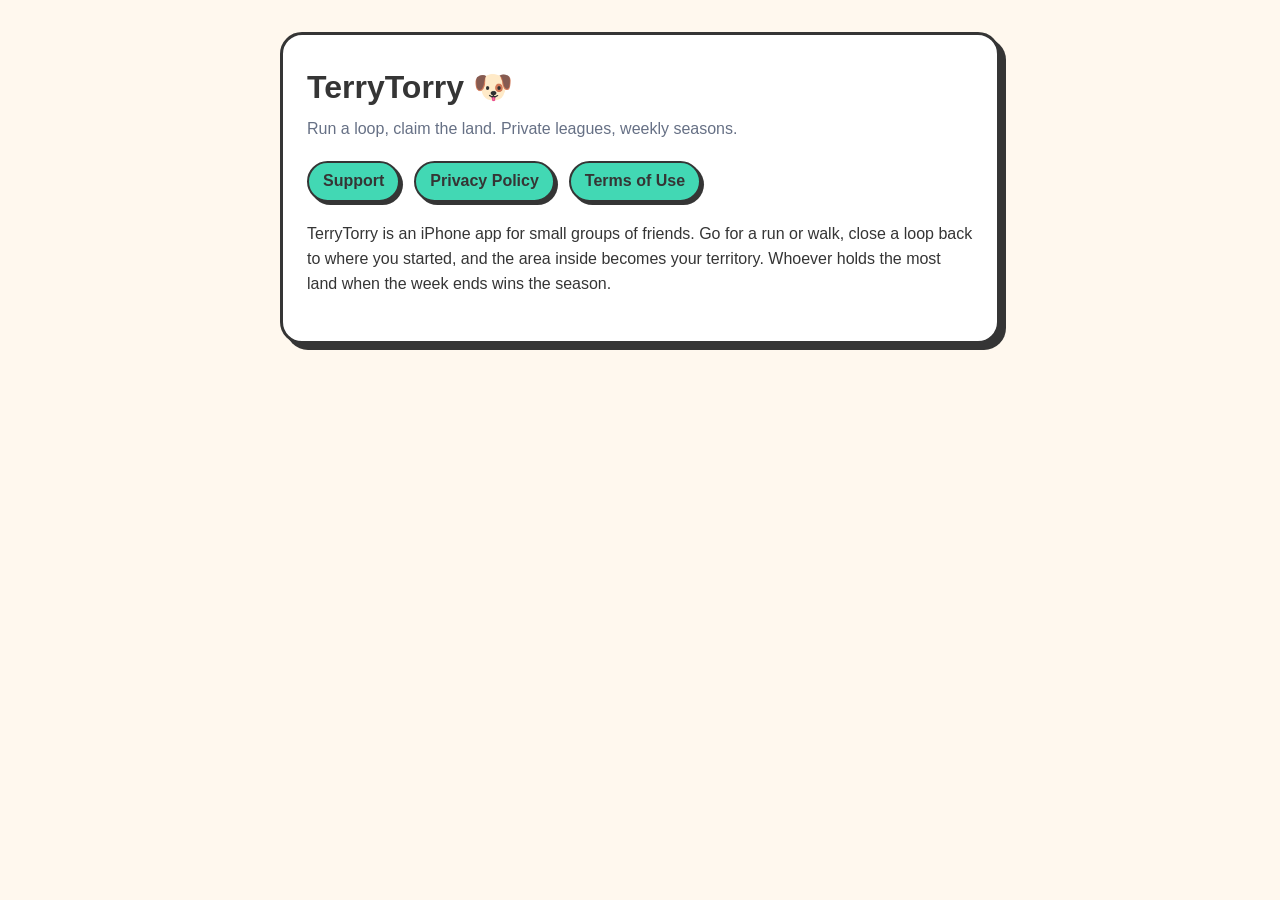
<file: index.html>
<!doctype html>
<html lang="en"><head><meta charset="utf-8"><meta name="viewport" content="width=device-width, initial-scale=1"><title>TerryTorry</title><link rel="stylesheet" href="style.css"></head>
<body><main><div class="card">
<h1>TerryTorry 🐶</h1>
<p class="meta">Run a loop, claim the land. Private leagues, weekly seasons.</p>
<nav><a href="support.html">Support</a><a href="privacy.html">Privacy Policy</a><a href="terms.html">Terms of Use</a></nav>
<p>TerryTorry is an iPhone app for small groups of friends. Go for a run or walk, close a loop back to where you started, and the area inside becomes your territory. Whoever holds the most land when the week ends wins the season.</p>
</div></main></body></html>
</file>
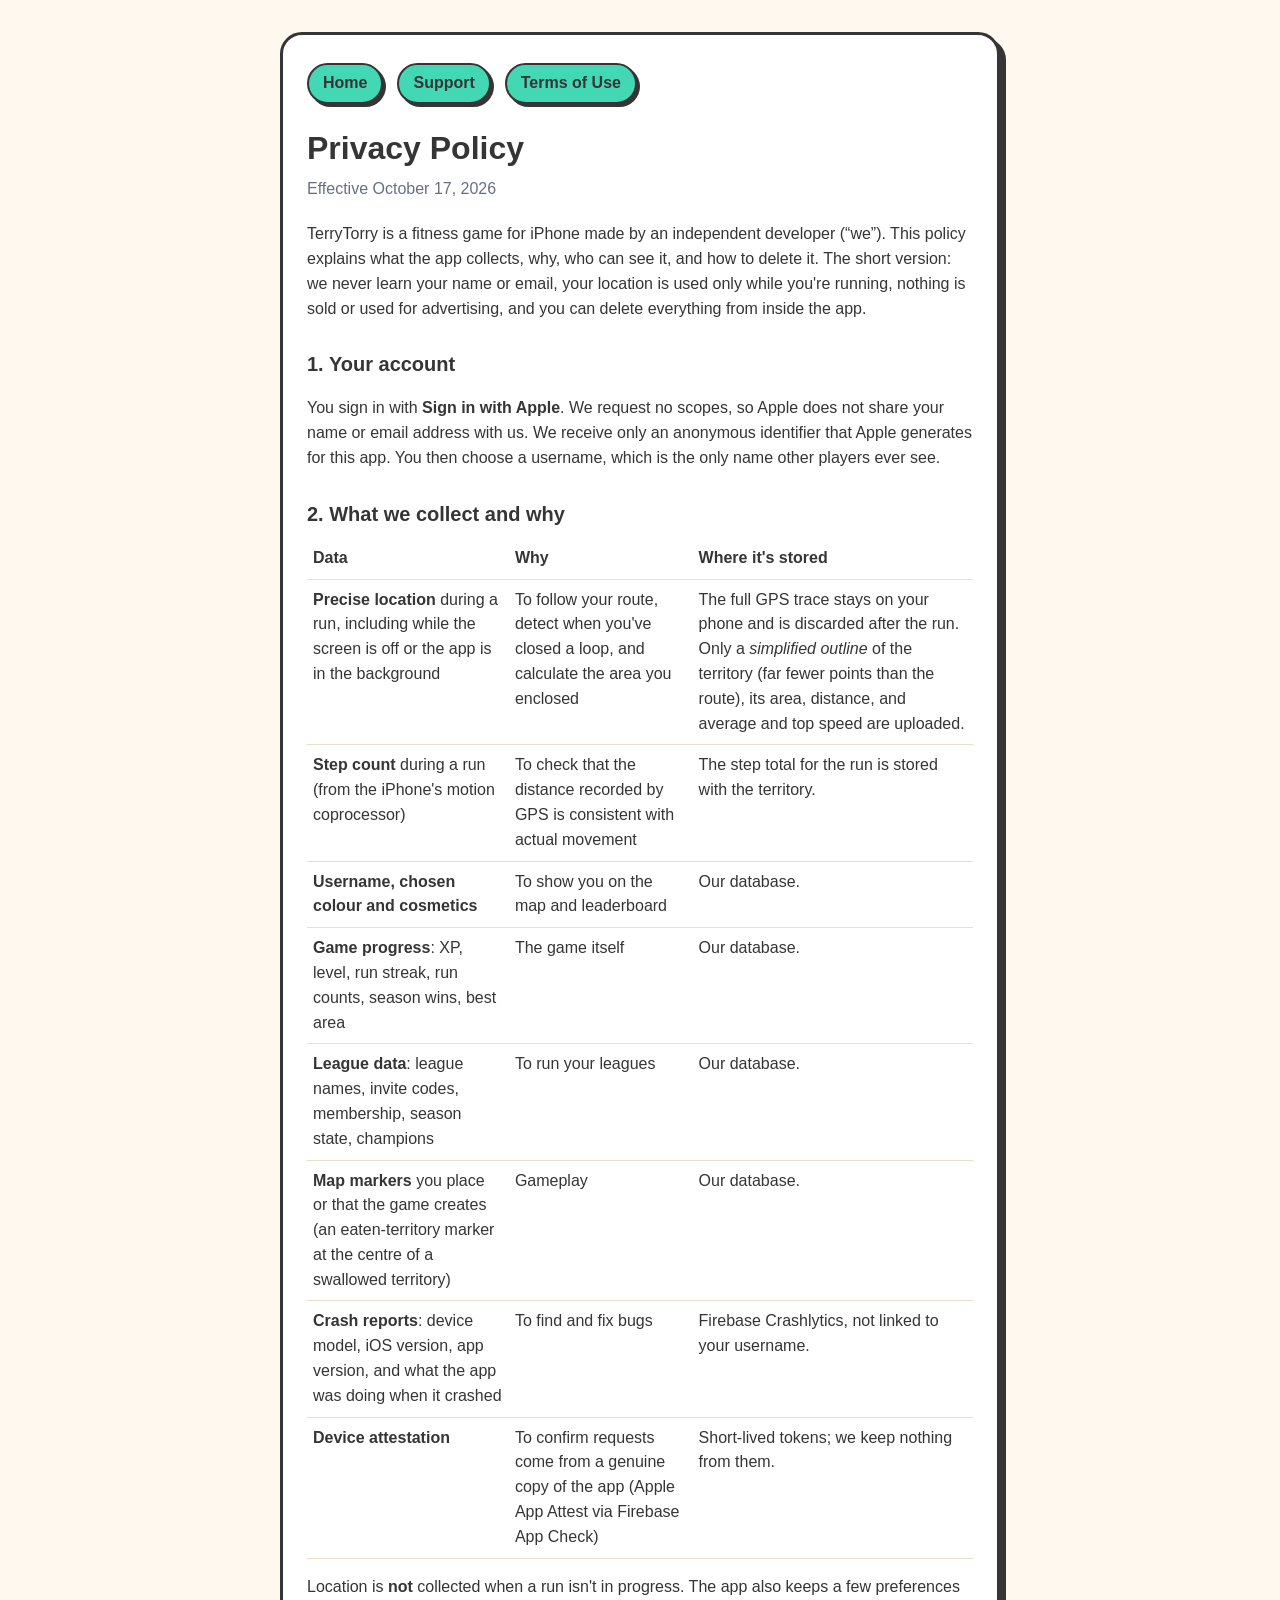
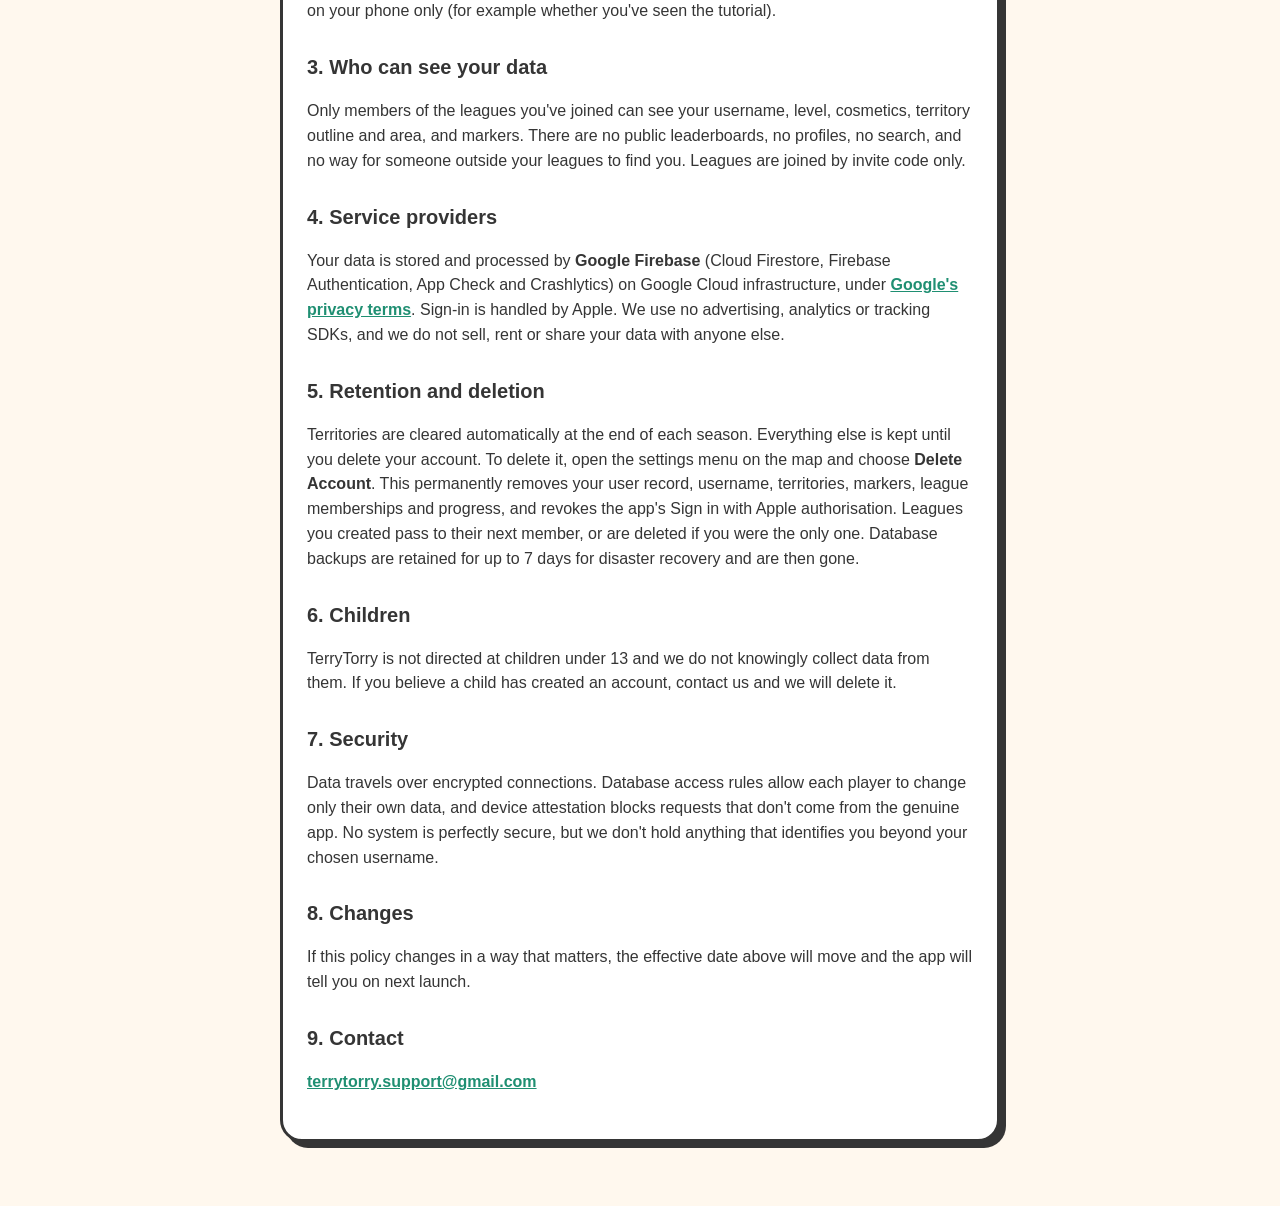
<file: privacy.html>
<!doctype html>
<html lang="en"><head><meta charset="utf-8"><meta name="viewport" content="width=device-width, initial-scale=1"><title>TerryTorry Privacy Policy</title><link rel="stylesheet" href="style.css"></head>
<body><main><div class="card">
<nav><a href="index.html">Home</a><a href="support.html">Support</a><a href="terms.html">Terms of Use</a></nav>
<h1>Privacy Policy</h1>
<p class="meta">Effective October 17, 2026</p>

<p>TerryTorry is a fitness game for iPhone made by an independent developer (“we”). This policy explains what the app collects, why, who can see it, and how to delete it. The short version: we never learn your name or email, your location is used only while you're running, nothing is sold or used for advertising, and you can delete everything from inside the app.</p>

<h2>1. Your account</h2>
<p>You sign in with <strong>Sign in with Apple</strong>. We request no scopes, so Apple does not share your name or email address with us. We receive only an anonymous identifier that Apple generates for this app. You then choose a username, which is the only name other players ever see.</p>

<h2>2. What we collect and why</h2>
<table>
<tr><th>Data</th><th>Why</th><th>Where it's stored</th></tr>
<tr><td><strong>Precise location</strong> during a run, including while the screen is off or the app is in the background</td><td>To follow your route, detect when you've closed a loop, and calculate the area you enclosed</td><td>The full GPS trace stays on your phone and is discarded after the run. Only a <em>simplified outline</em> of the territory (far fewer points than the route), its area, distance, and average and top speed are uploaded.</td></tr>
<tr><td><strong>Step count</strong> during a run (from the iPhone's motion coprocessor)</td><td>To check that the distance recorded by GPS is consistent with actual movement</td><td>The step total for the run is stored with the territory.</td></tr>
<tr><td><strong>Username, chosen colour and cosmetics</strong></td><td>To show you on the map and leaderboard</td><td>Our database.</td></tr>
<tr><td><strong>Game progress</strong>: XP, level, run streak, run counts, season wins, best area</td><td>The game itself</td><td>Our database.</td></tr>
<tr><td><strong>League data</strong>: league names, invite codes, membership, season state, champions</td><td>To run your leagues</td><td>Our database.</td></tr>
<tr><td><strong>Map markers</strong> you place or that the game creates (an eaten-territory marker at the centre of a swallowed territory)</td><td>Gameplay</td><td>Our database.</td></tr>
<tr><td><strong>Crash reports</strong>: device model, iOS version, app version, and what the app was doing when it crashed</td><td>To find and fix bugs</td><td>Firebase Crashlytics, not linked to your username.</td></tr>
<tr><td><strong>Device attestation</strong></td><td>To confirm requests come from a genuine copy of the app (Apple App Attest via Firebase App Check)</td><td>Short-lived tokens; we keep nothing from them.</td></tr>
</table>
<p>Location is <strong>not</strong> collected when a run isn't in progress. The app also keeps a few preferences on your phone only (for example whether you've seen the tutorial).</p>

<h2>3. Who can see your data</h2>
<p>Only members of the leagues you've joined can see your username, level, cosmetics, territory outline and area, and markers. There are no public leaderboards, no profiles, no search, and no way for someone outside your leagues to find you. Leagues are joined by invite code only.</p>

<h2>4. Service providers</h2>
<p>Your data is stored and processed by <strong>Google Firebase</strong> (Cloud Firestore, Firebase Authentication, App Check and Crashlytics) on Google Cloud infrastructure, under <a href="https://firebase.google.com/support/privacy">Google's privacy terms</a>. Sign-in is handled by Apple. We use no advertising, analytics or tracking SDKs, and we do not sell, rent or share your data with anyone else.</p>

<h2>5. Retention and deletion</h2>
<p>Territories are cleared automatically at the end of each season. Everything else is kept until you delete your account. To delete it, open the settings menu on the map and choose <strong>Delete Account</strong>. This permanently removes your user record, username, territories, markers, league memberships and progress, and revokes the app's Sign in with Apple authorisation. Leagues you created pass to their next member, or are deleted if you were the only one. Database backups are retained for up to 7 days for disaster recovery and are then gone.</p>

<h2>6. Children</h2>
<p>TerryTorry is not directed at children under 13 and we do not knowingly collect data from them. If you believe a child has created an account, contact us and we will delete it.</p>

<h2>7. Security</h2>
<p>Data travels over encrypted connections. Database access rules allow each player to change only their own data, and device attestation blocks requests that don't come from the genuine app. No system is perfectly secure, but we don't hold anything that identifies you beyond your chosen username.</p>

<h2>8. Changes</h2>
<p>If this policy changes in a way that matters, the effective date above will move and the app will tell you on next launch.</p>

<h2>9. Contact</h2>
<p><a href="mailto:terrytorry.support@gmail.com">terrytorry.support@gmail.com</a></p>
</div></main></body></html>
</file>
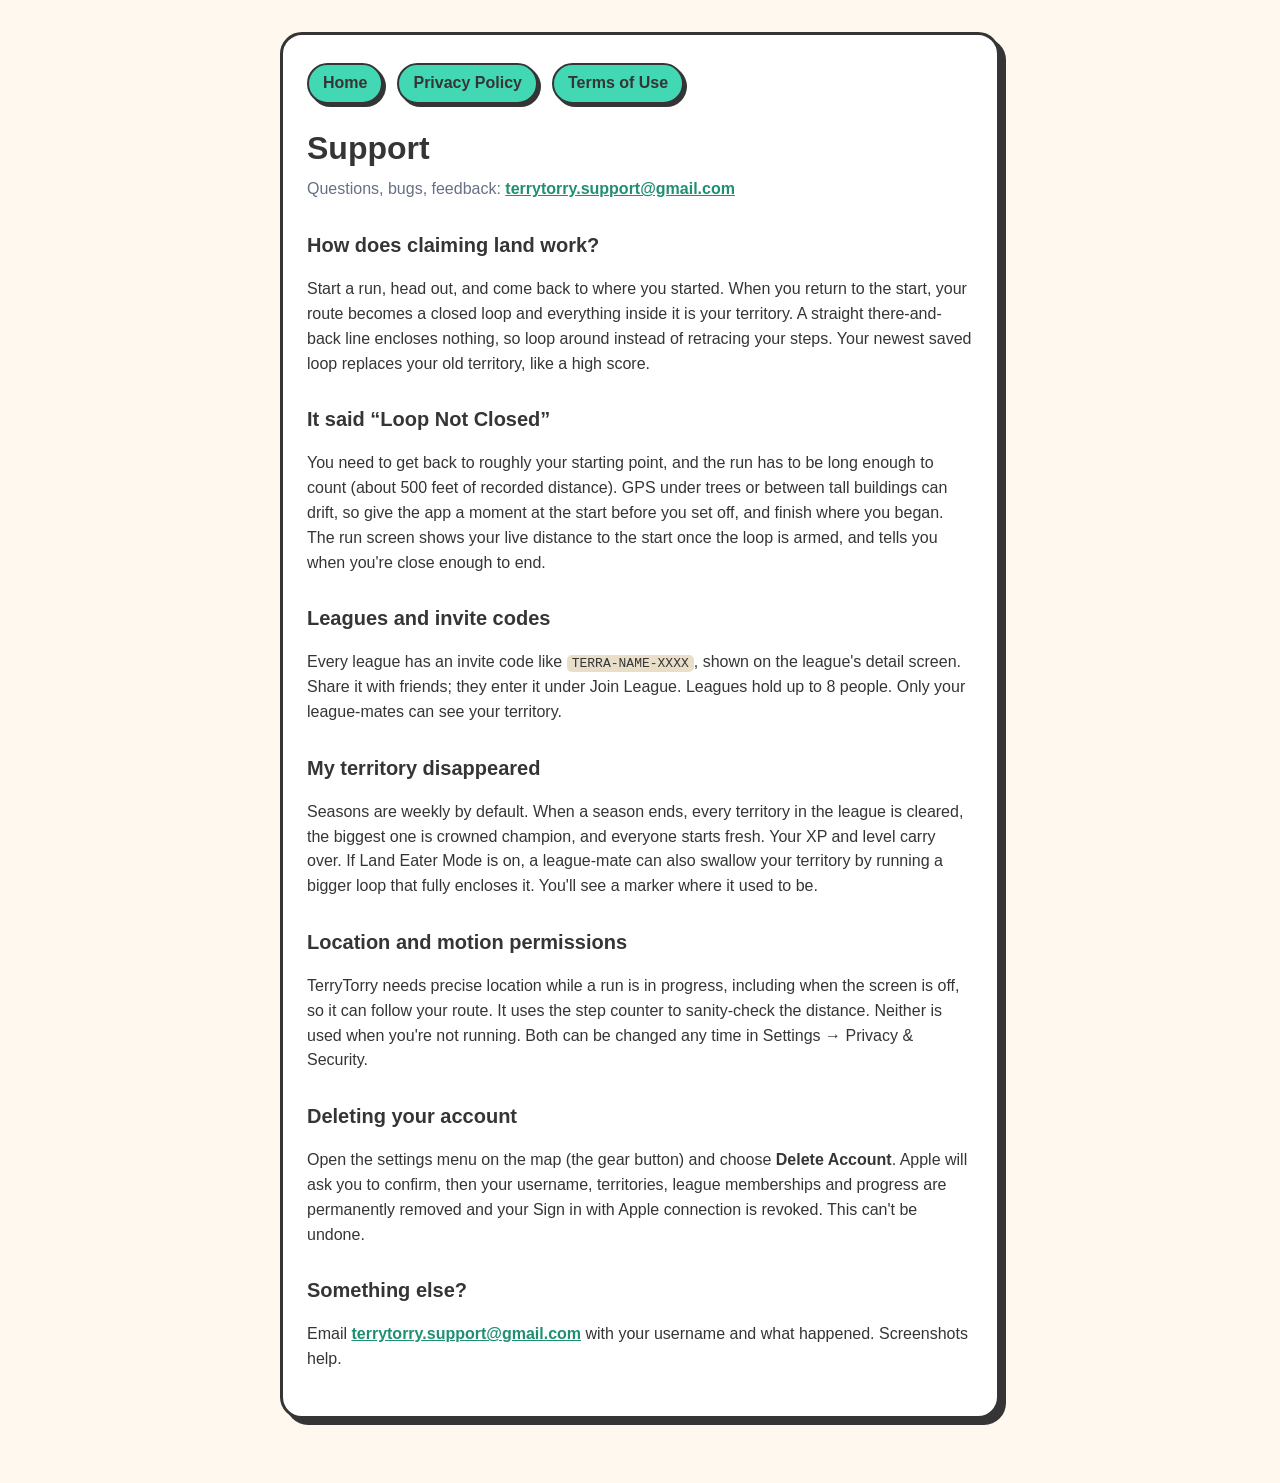
<file: support.html>
<!doctype html>
<html lang="en"><head><meta charset="utf-8"><meta name="viewport" content="width=device-width, initial-scale=1"><title>TerryTorry Support</title><link rel="stylesheet" href="style.css"></head>
<body><main><div class="card">
<nav><a href="index.html">Home</a><a href="privacy.html">Privacy Policy</a><a href="terms.html">Terms of Use</a></nav>
<h1>Support</h1>
<p class="meta">Questions, bugs, feedback: <a href="mailto:terrytorry.support@gmail.com">terrytorry.support@gmail.com</a></p>

<h2>How does claiming land work?</h2>
<p>Start a run, head out, and come back to where you started. When you return to the start, your route becomes a closed loop and everything inside it is your territory. A straight there-and-back line encloses nothing, so loop around instead of retracing your steps. Your newest saved loop replaces your old territory, like a high score.</p>

<h2>It said “Loop Not Closed”</h2>
<p>You need to get back to roughly your starting point, and the run has to be long enough to count (about 500 feet of recorded distance). GPS under trees or between tall buildings can drift, so give the app a moment at the start before you set off, and finish where you began. The run screen shows your live distance to the start once the loop is armed, and tells you when you're close enough to end.</p>

<h2>Leagues and invite codes</h2>
<p>Every league has an invite code like <code>TERRA-NAME-XXXX</code>, shown on the league's detail screen. Share it with friends; they enter it under Join League. Leagues hold up to 8 people. Only your league-mates can see your territory.</p>

<h2>My territory disappeared</h2>
<p>Seasons are weekly by default. When a season ends, every territory in the league is cleared, the biggest one is crowned champion, and everyone starts fresh. Your XP and level carry over. If Land Eater Mode is on, a league-mate can also swallow your territory by running a bigger loop that fully encloses it. You'll see a marker where it used to be.</p>

<h2>Location and motion permissions</h2>
<p>TerryTorry needs precise location while a run is in progress, including when the screen is off, so it can follow your route. It uses the step counter to sanity-check the distance. Neither is used when you're not running. Both can be changed any time in Settings → Privacy &amp; Security.</p>

<h2>Deleting your account</h2>
<p>Open the settings menu on the map (the gear button) and choose <strong>Delete Account</strong>. Apple will ask you to confirm, then your username, territories, league memberships and progress are permanently removed and your Sign in with Apple connection is revoked. This can't be undone.</p>

<h2>Something else?</h2>
<p>Email <a href="mailto:terrytorry.support@gmail.com">terrytorry.support@gmail.com</a> with your username and what happened. Screenshots help.</p>
</div></main></body></html>
</file>
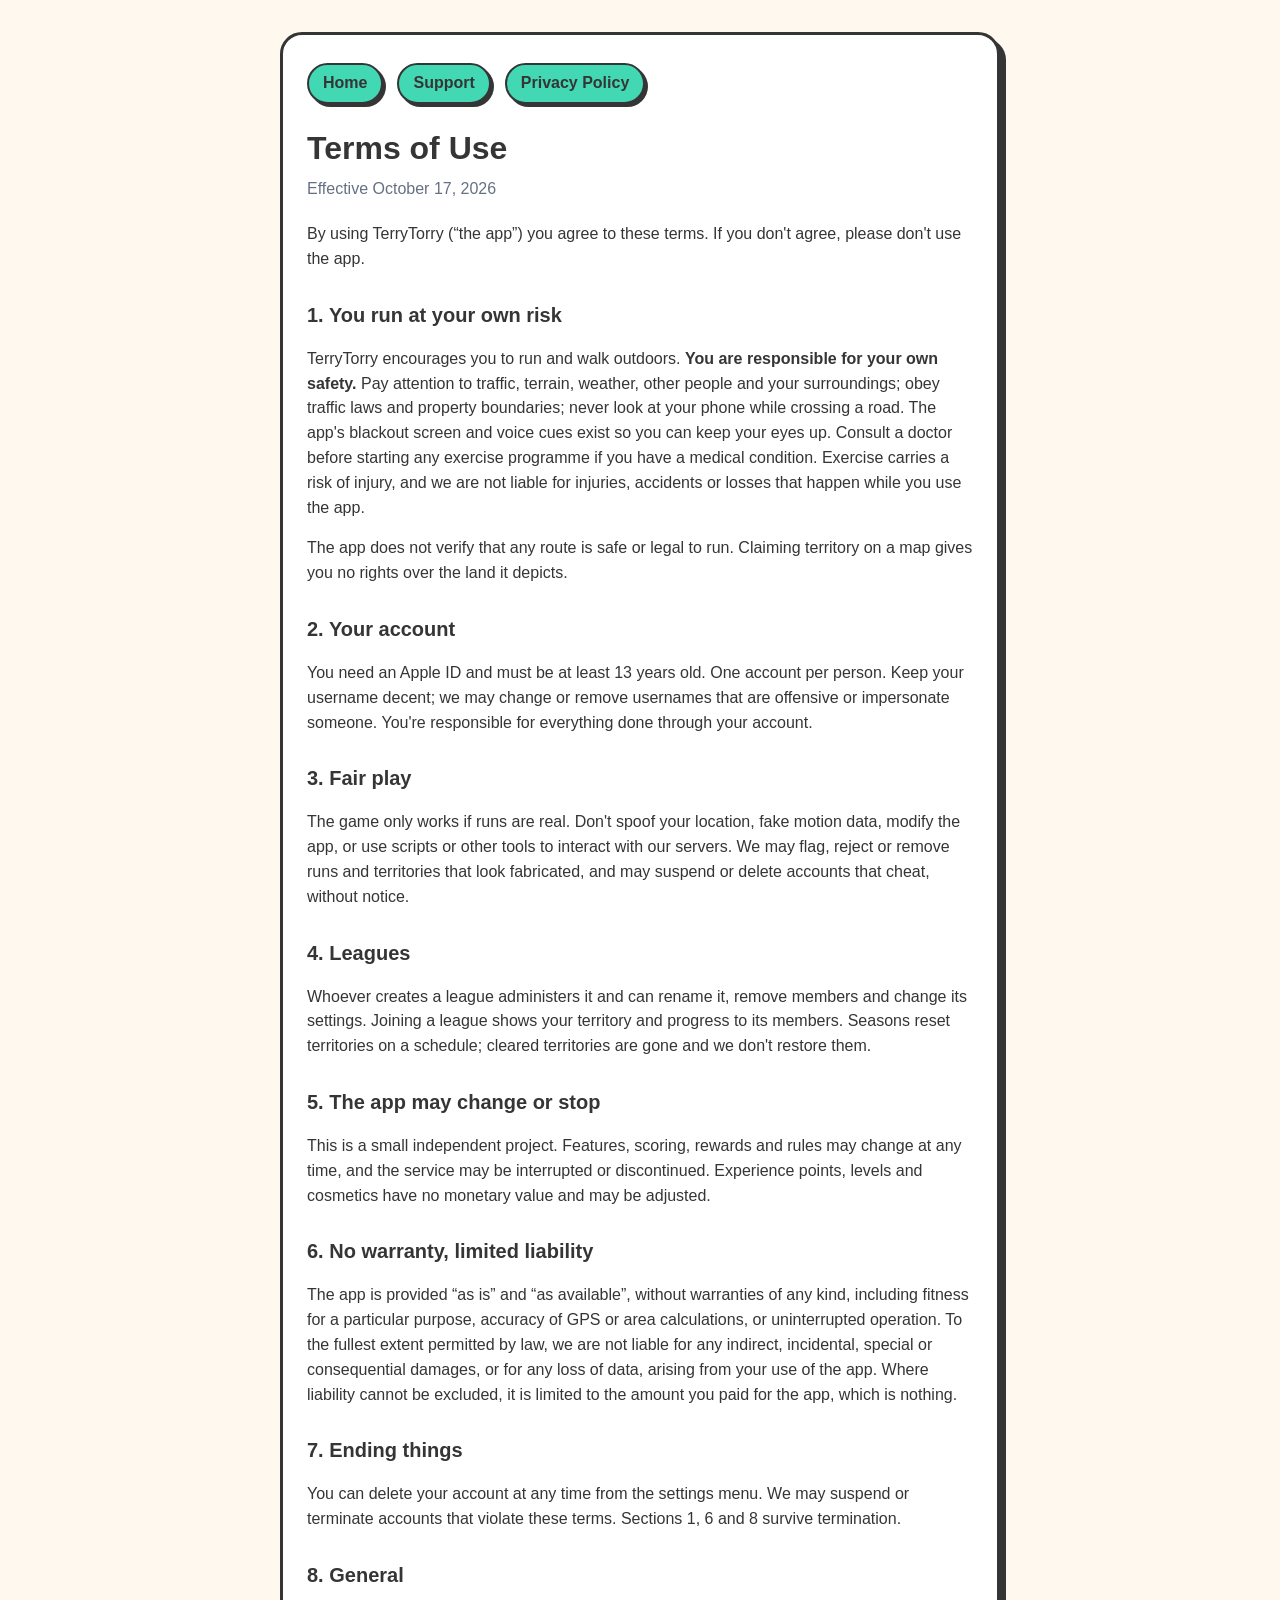
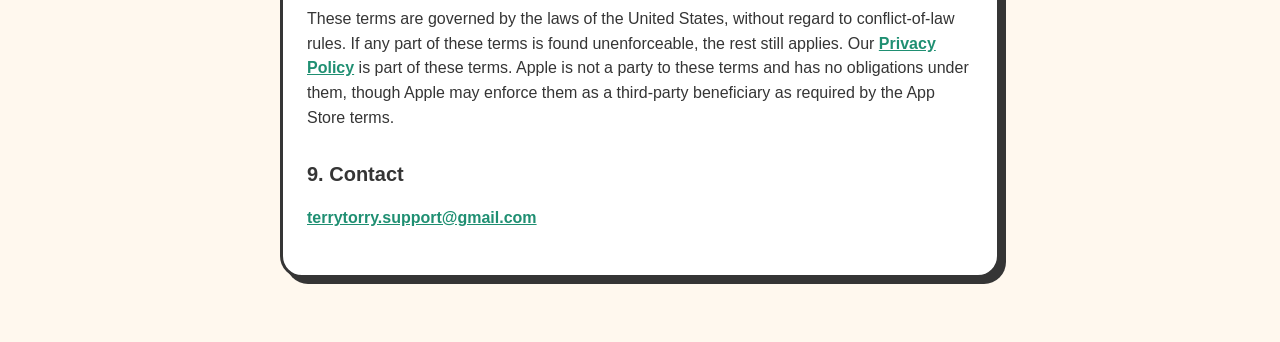
<file: terms.html>
<!doctype html>
<html lang="en"><head><meta charset="utf-8"><meta name="viewport" content="width=device-width, initial-scale=1"><title>TerryTorry Terms of Use</title><link rel="stylesheet" href="style.css"></head>
<body><main><div class="card">
<nav><a href="index.html">Home</a><a href="support.html">Support</a><a href="privacy.html">Privacy Policy</a></nav>
<h1>Terms of Use</h1>
<p class="meta">Effective October 17, 2026</p>

<p>By using TerryTorry (“the app”) you agree to these terms. If you don't agree, please don't use the app.</p>

<h2>1. You run at your own risk</h2>
<p>TerryTorry encourages you to run and walk outdoors. <strong>You are responsible for your own safety.</strong> Pay attention to traffic, terrain, weather, other people and your surroundings; obey traffic laws and property boundaries; never look at your phone while crossing a road. The app's blackout screen and voice cues exist so you can keep your eyes up. Consult a doctor before starting any exercise programme if you have a medical condition. Exercise carries a risk of injury, and we are not liable for injuries, accidents or losses that happen while you use the app.</p>
<p>The app does not verify that any route is safe or legal to run. Claiming territory on a map gives you no rights over the land it depicts.</p>

<h2>2. Your account</h2>
<p>You need an Apple ID and must be at least 13 years old. One account per person. Keep your username decent; we may change or remove usernames that are offensive or impersonate someone. You're responsible for everything done through your account.</p>

<h2>3. Fair play</h2>
<p>The game only works if runs are real. Don't spoof your location, fake motion data, modify the app, or use scripts or other tools to interact with our servers. We may flag, reject or remove runs and territories that look fabricated, and may suspend or delete accounts that cheat, without notice.</p>

<h2>4. Leagues</h2>
<p>Whoever creates a league administers it and can rename it, remove members and change its settings. Joining a league shows your territory and progress to its members. Seasons reset territories on a schedule; cleared territories are gone and we don't restore them.</p>

<h2>5. The app may change or stop</h2>
<p>This is a small independent project. Features, scoring, rewards and rules may change at any time, and the service may be interrupted or discontinued. Experience points, levels and cosmetics have no monetary value and may be adjusted.</p>

<h2>6. No warranty, limited liability</h2>
<p>The app is provided “as is” and “as available”, without warranties of any kind, including fitness for a particular purpose, accuracy of GPS or area calculations, or uninterrupted operation. To the fullest extent permitted by law, we are not liable for any indirect, incidental, special or consequential damages, or for any loss of data, arising from your use of the app. Where liability cannot be excluded, it is limited to the amount you paid for the app, which is nothing.</p>

<h2>7. Ending things</h2>
<p>You can delete your account at any time from the settings menu. We may suspend or terminate accounts that violate these terms. Sections 1, 6 and 8 survive termination.</p>

<h2>8. General</h2>
<p>These terms are governed by the laws of the United States, without regard to conflict-of-law rules. If any part of these terms is found unenforceable, the rest still applies. Our <a href="privacy.html">Privacy Policy</a> is part of these terms. Apple is not a party to these terms and has no obligations under them, though Apple may enforce them as a third-party beneficiary as required by the App Store terms.</p>

<h2>9. Contact</h2>
<p><a href="mailto:terrytorry.support@gmail.com">terrytorry.support@gmail.com</a></p>
</div></main></body></html>
</file>
<file: style.css>
:root { color-scheme: light; }
body { margin: 0; background: #FFF8EE; color: #353535; font-family: -apple-system, "SF Pro Rounded", "Helvetica Neue", Arial, sans-serif; line-height: 1.55; }
main { max-width: 720px; margin: 0 auto; padding: 32px 20px 64px; }
.card { background: #fff; border: 3px solid #353535; border-radius: 22px; box-shadow: 6px 6px 0 #353535; padding: 28px 24px; }
h1 { font-size: 2rem; margin: 0 0 4px; }
h2 { font-size: 1.25rem; margin: 28px 0 8px; }
.meta { color: #667085; margin: 0 0 20px; }
a { color: #1F8F72; font-weight: 600; }
nav { display: flex; gap: 14px; flex-wrap: wrap; margin-bottom: 20px; }
nav a { background: #42D8B4; color: #353535; text-decoration: none; border: 2.5px solid #353535; border-radius: 999px; padding: 6px 14px; box-shadow: 3px 3px 0 #353535; }
table { border-collapse: collapse; width: 100%; }
th, td { text-align: left; vertical-align: top; padding: 8px 6px; border-bottom: 1.5px solid #E9DFC9; }
code { background: #E9DFC9; padding: 1px 5px; border-radius: 5px; }
.note { background: #E9DFC9; border-radius: 12px; padding: 12px 14px; }
</file>
